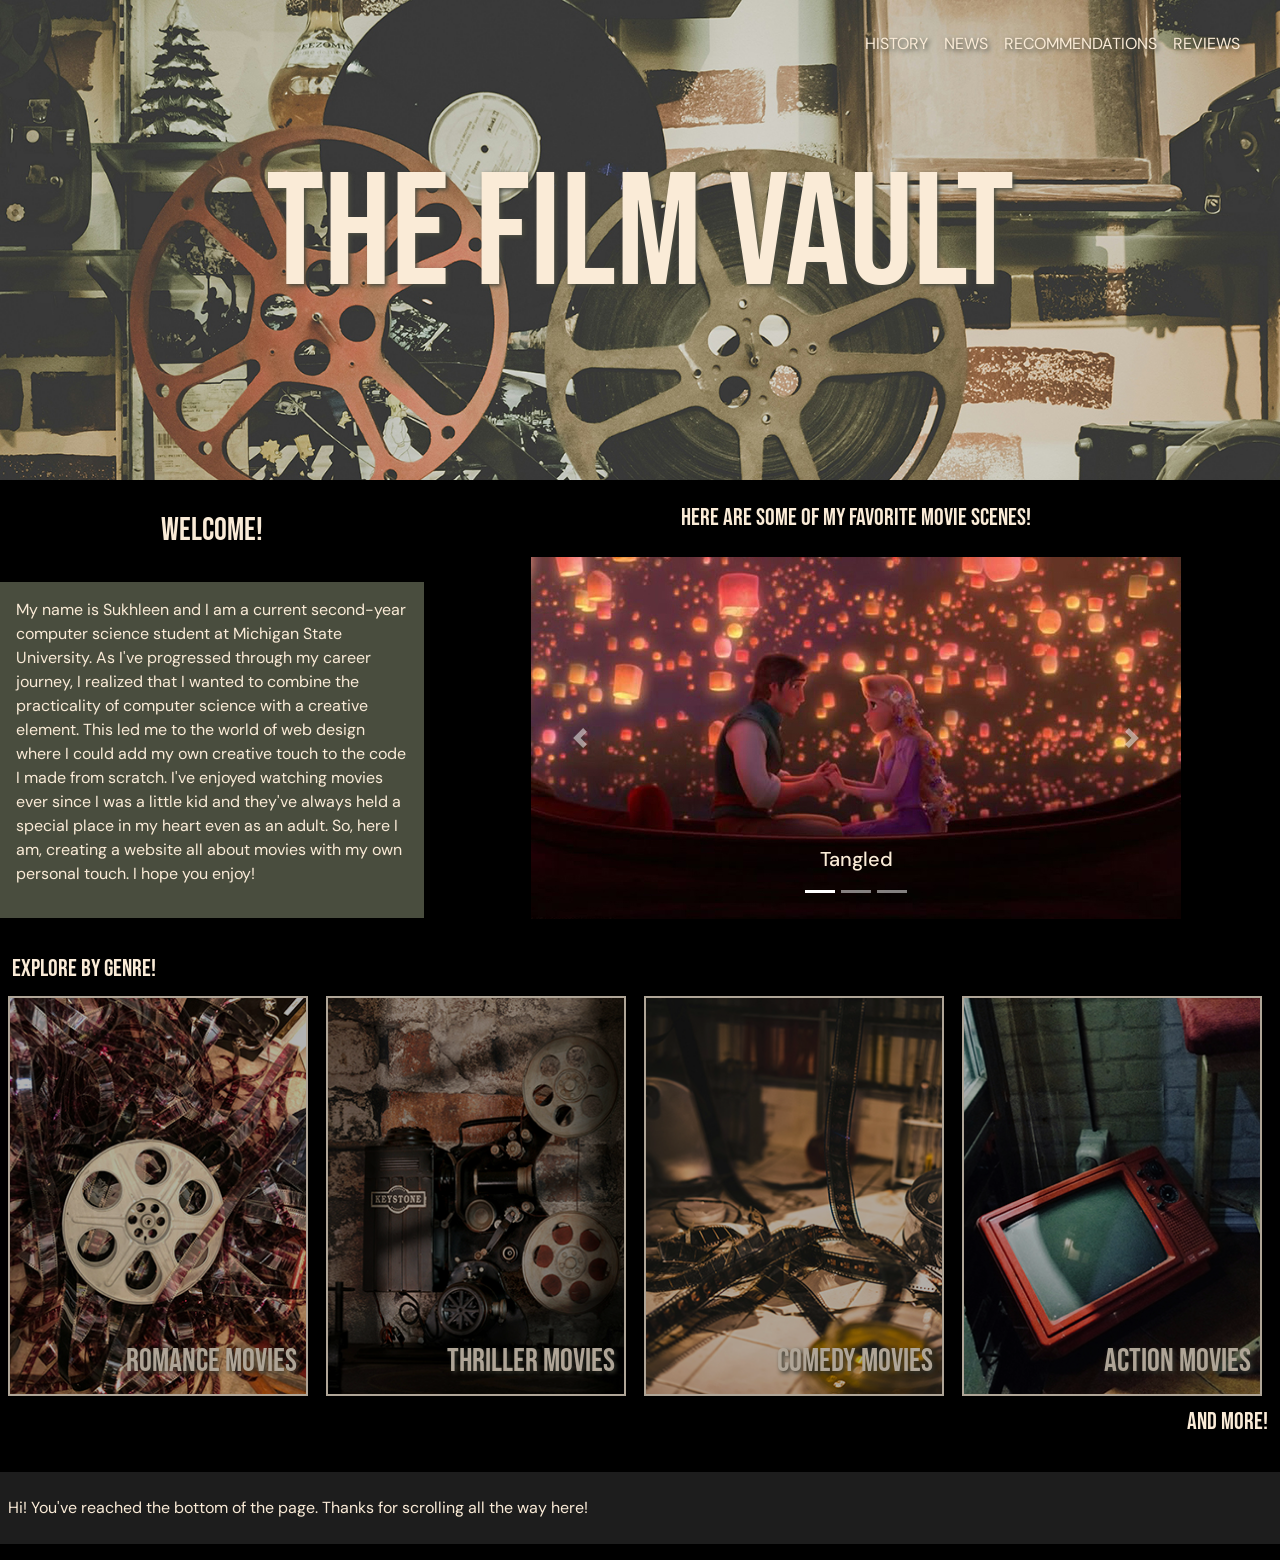
<file: index.html>
<!doctype html>
<html>
<head>
<meta charset="utf-8">
<meta http-equiv="X-UA-Compatible" content="IE=edge">
<meta name="viewport" content="width=device-width, initial-scale=1.0">
<title>index.html</title>
<link href="css/bootstrap-4.4.1.css" rel="stylesheet" type="text/css">
<link href="styles/styles.css" rel="stylesheet">
	
<!--fonts-->
	<link rel="preconnect" href="https://fonts.googleapis.com">
<link rel="preconnect" href="https://fonts.gstatic.com" crossorigin>
<link href="https://fonts.googleapis.com/css2?family=Thasadith:ital,wght@0,400;0,700;1,400;1,700&display=swap" rel="stylesheet">
	
	<link rel="preconnect" href="https://fonts.googleapis.com">
<link rel="preconnect" href="https://fonts.gstatic.com" crossorigin>
<link href="https://fonts.googleapis.com/css2?family=Lexend:wght@100..900&display=swap" rel="stylesheet">
	
	<link rel="preconnect" href="https://fonts.googleapis.com">
<link rel="preconnect" href="https://fonts.gstatic.com" crossorigin>
<link href="https://fonts.googleapis.com/css2?family=Nixie+One&display=swap" rel="stylesheet">
	
	<link rel="preconnect" href="https://fonts.googleapis.com">
<link rel="preconnect" href="https://fonts.gstatic.com" crossorigin>
<link href="https://fonts.googleapis.com/css2?family=Abril+Fatface&display=swap" rel="stylesheet">
	
	<!--new fonts-->
	<link rel="preconnect" href="https://fonts.googleapis.com">
<link rel="preconnect" href="https://fonts.gstatic.com" crossorigin>
<link href="https://fonts.googleapis.com/css2?family=Bebas+Neue&display=swap" rel="stylesheet">
	
	<link rel="preconnect" href="https://fonts.googleapis.com">
<link rel="preconnect" href="https://fonts.gstatic.com" crossorigin>
<link href="https://fonts.googleapis.com/css2?family=DM+Sans:ital,opsz,wght@0,9..40,100..1000;1,9..40,100..1000&display=swap" rel="stylesheet">
	
</head>

<body>
	<header class="banner">
		<section class="navigation">
			<ul class="links">
			<li><a href="reviews.html" target="">Reviews</a></li>
			<li><a href="recommendations.html" target="">Recommendations</a></li>
			<li><a href="news.html" target="">News</a></li>
			<li><a href="history.html" target="">History</a></li>
			</ul>
		</section>
			<!--<img class="theaterSeats" src="assets/theater_seats.jpg" alt="An image of theater seats.">-->
		<section class="vaultHed">	
		  <h1 class="bannerHeadlineText">The Film Vault</h1>
		</section>
	</header>
	
	<section class="firstGrid">
		
		<div>
			<h2 class="welcomeHeader">Welcome!</h2>
			<section class="aboutMe">
				<p class="aboutMeText">My name is Sukhleen and I am a current second-year computer science student at Michigan State University. As I've progressed through my career journey, I realized that I wanted to combine the practicality of computer science with a creative element. This led me to the world of web design where I could add my own creative touch to the code I made from scratch. I've enjoyed watching movies ever since I was a little kid and they've always held a special place in my heart even as an adult. So, here I am, creating a website all about movies with my own personal touch. I hope you enjoy!</p>
			</section>
		</div>

		<div>
			<h3 class="myFavoritesHeader">Here are some of my favorite movie scenes!</h3>
			<section class="slideshow">
				<div id="carouselExampleIndicators1" class="carousel slide" data-ride="carousel" style="background-color: grey">
					  <ol class="carousel-indicators">
						<li data-target="#carouselExampleIndicators1" data-slide-to="0" class="active"></li>
						<li data-target="#carouselExampleIndicators1" data-slide-to="1"></li>
						<li data-target="#carouselExampleIndicators1" data-slide-to="2"></li>
				  </ol>
					  <div class="carousel-inner" role="listbox">
						<div class="carousel-item active"> <img class="d-block mx-auto" src="assets/Carousel/tangledfixed.jpg" alt="First slide">
						  <div class="carousel-caption">
							<h5>Tangled</h5>
						  </div>
						</div>
						<div class="carousel-item"> <img class="d-block mx-auto" src="assets/Carousel/spidermanfixed.jpg" alt="Second slide">
						  <div class="carousel-caption">
							<h5>Spiderman: Into the Spiderverse</h5>
						  </div>
						</div>
						<div class="carousel-item"> <img class="d-block mx-auto" src="assets/Carousel/coralinefixed.jpg" alt="Third slide">
						  <div class="carousel-caption">
							<h5>Coraline</h5>
						  </div>
						</div>
				  </div>
					  <a class="carousel-control-prev" href="#carouselExampleIndicators1" role="button" data-slide="prev"> <span class="carousel-control-prev-icon" aria-hidden="true"></span> <span class="sr-only">Previous</span> </a> <a class="carousel-control-next" href="#carouselExampleIndicators1" role="button" data-slide="next"> <span class="carousel-control-next-icon" aria-hidden="true"></span> <span class="sr-only">Next</span> </a> </div>
			</section>
			<script src="js/jquery-3.4.1.min.js"></script>
			<script src="js/popper.min.js"></script>
			<script src="js/bootstrap-4.4.1.js"></script>
		</div>
		
	</section>
	
		
	<h3 class="exploreByGenreHeader">Explore by genre!</h3>
	<section class="genreGrid">
			<div class="containerOne">
				<a class="movieLink" href="recommendations.html">Romance movies</a>
			</div>
			<div class="containerTwo">
				<a class="movieLink" href="recommendations.html">Thriller movies</a>
			</div>
			<div class="containerThree">
				<a class="movieLink" href="recommendations.html">Comedy movies</a>
			</div>
			<div class="containerFour">
				<a class="movieLink" href="recommendations.html">Action movies</a>
			</div>
	</section>
	
	<h3 class="andMoreHeader">And more!</h3> 
	
	<footer class="footer">
		<p class="footerText">Hi! You've reached the bottom of the page. Thanks for scrolling all the way here!</p>
	</footer>
	
</body>
</html>
</file>
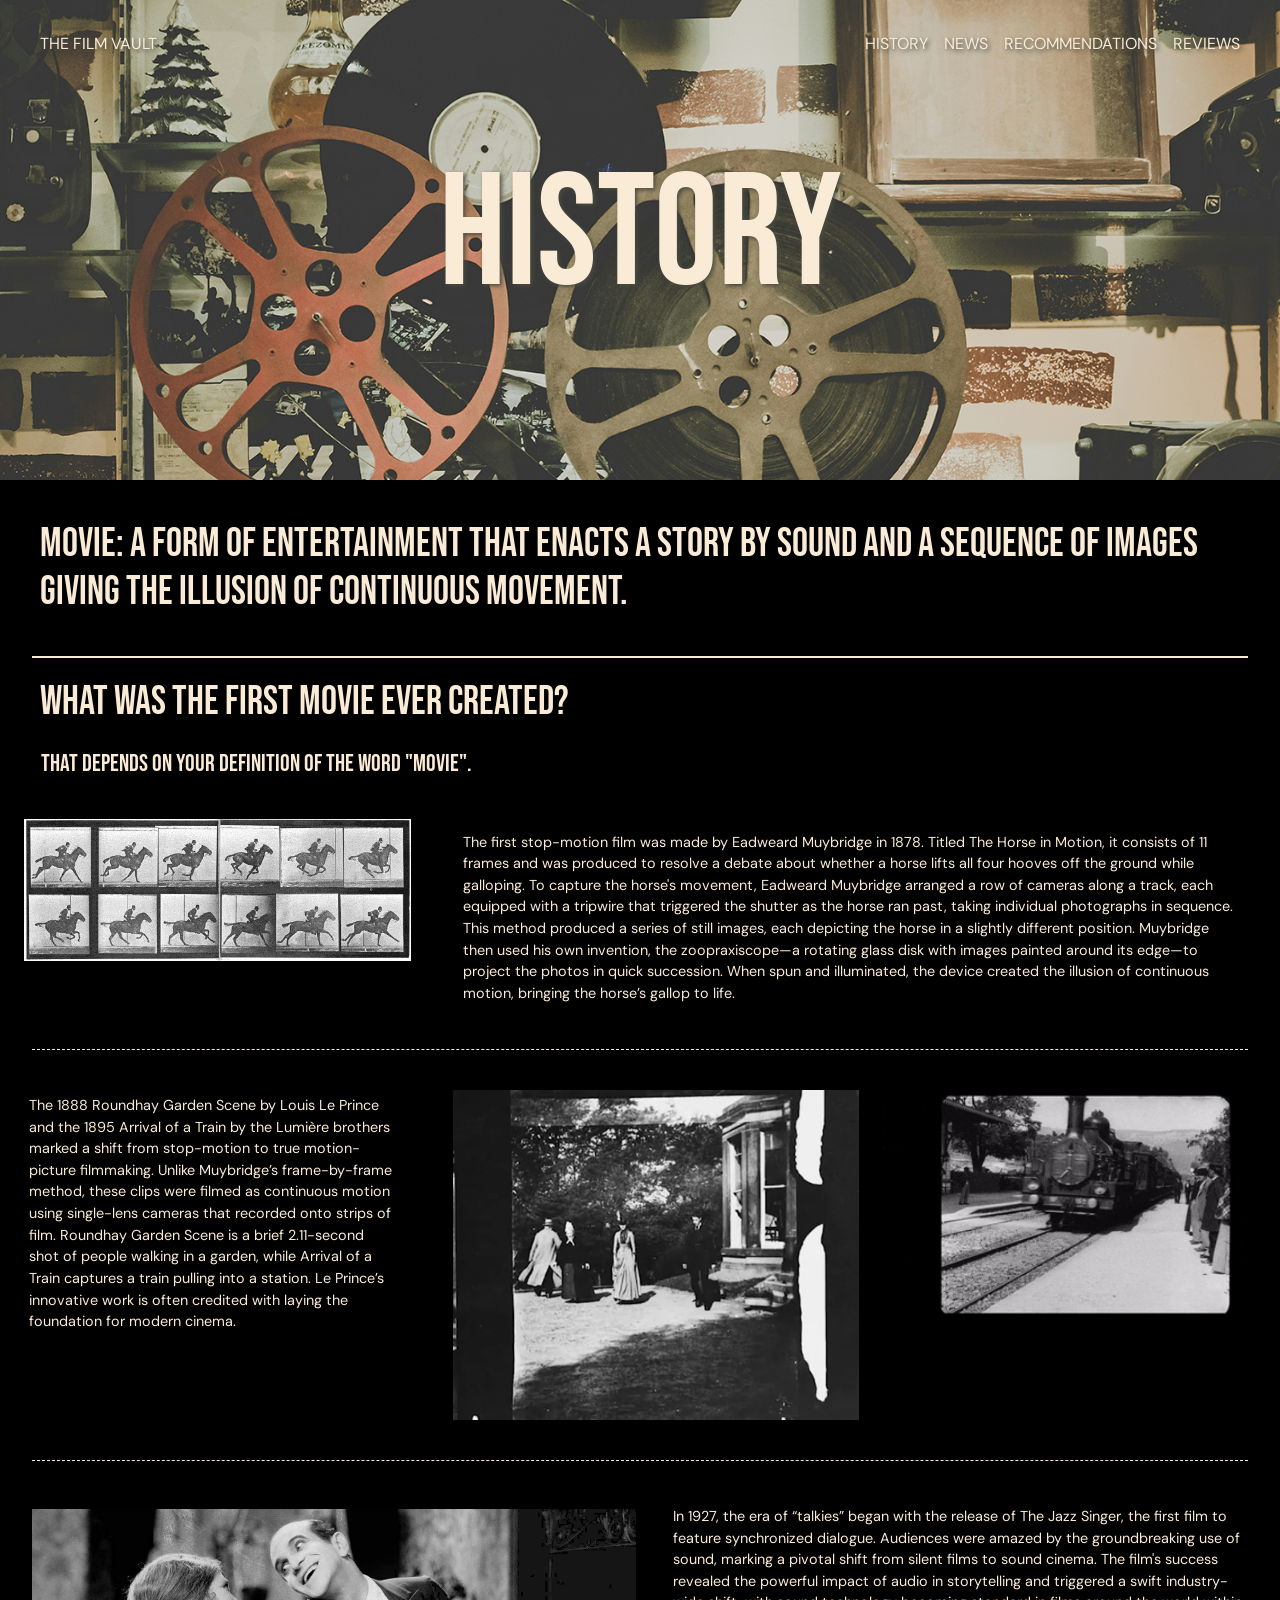
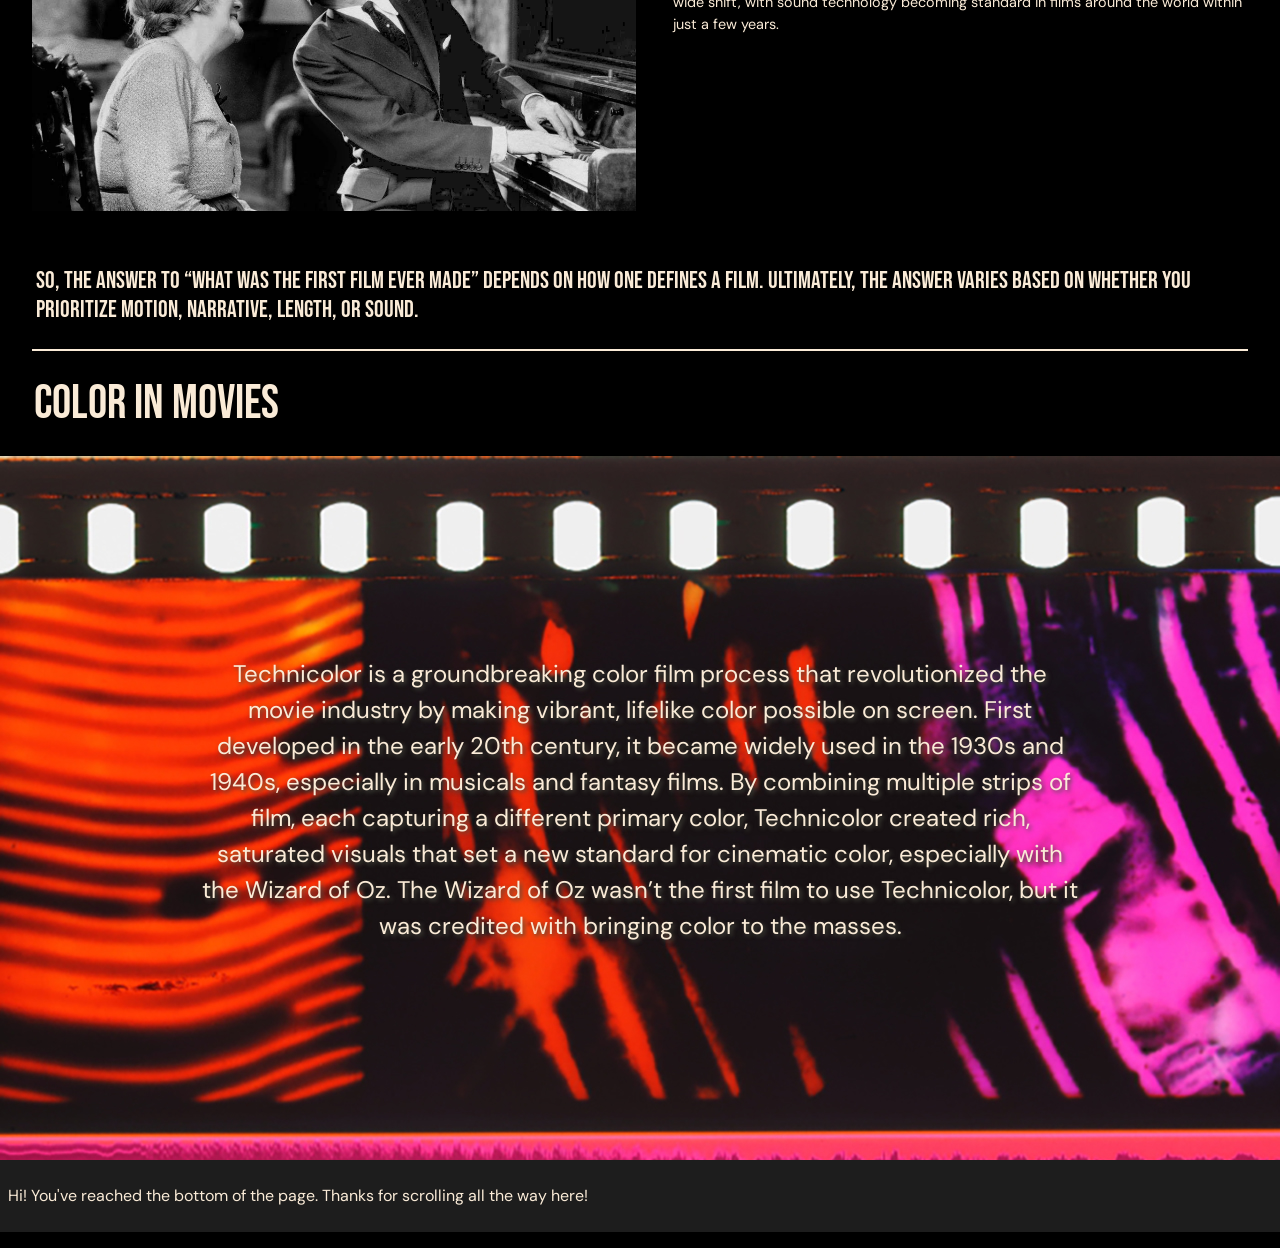
<file: history.html>
<!doctype html>
<html>
<head>
<meta charset="utf-8">
<meta http-equiv="X-UA-Compatible" content="IE=edge">
<meta name="viewport" content="width=device-width, initial-scale=1.0">
<title>index.html</title>
<link href="css/bootstrap-4.4.1.css" rel="stylesheet" type="text/css">
<link href="styles/styles.css" rel="stylesheet">
	
<!--fonts-->
	<link rel="preconnect" href="https://fonts.googleapis.com">
<link rel="preconnect" href="https://fonts.gstatic.com" crossorigin>
<link href="https://fonts.googleapis.com/css2?family=Thasadith:ital,wght@0,400;0,700;1,400;1,700&display=swap" rel="stylesheet">
	
	<link rel="preconnect" href="https://fonts.googleapis.com">
<link rel="preconnect" href="https://fonts.gstatic.com" crossorigin>
<link href="https://fonts.googleapis.com/css2?family=Lexend:wght@100..900&display=swap" rel="stylesheet">
	
	<link rel="preconnect" href="https://fonts.googleapis.com">
<link rel="preconnect" href="https://fonts.gstatic.com" crossorigin>
<link href="https://fonts.googleapis.com/css2?family=Nixie+One&display=swap" rel="stylesheet">
	
	<link rel="preconnect" href="https://fonts.googleapis.com">
<link rel="preconnect" href="https://fonts.gstatic.com" crossorigin>
<link href="https://fonts.googleapis.com/css2?family=Abril+Fatface&display=swap" rel="stylesheet">
	
	<!--new fonts-->
	<link rel="preconnect" href="https://fonts.googleapis.com">
<link rel="preconnect" href="https://fonts.gstatic.com" crossorigin>
<link href="https://fonts.googleapis.com/css2?family=Bebas+Neue&display=swap" rel="stylesheet">
	
	<link rel="preconnect" href="https://fonts.googleapis.com">
<link rel="preconnect" href="https://fonts.gstatic.com" crossorigin>
<link href="https://fonts.googleapis.com/css2?family=DM+Sans:ital,opsz,wght@0,9..40,100..1000;1,9..40,100..1000&display=swap" rel="stylesheet">
	
</head>

<body>
	<header class="banner">
		<section class="navigation">
			<ul class="links">
			<li><a href="reviews.html" target="">Reviews</a></li>
			<li><a href="recommendations.html" target="">Recommendations</a></li>
			<li><a href="news.html" target="">News</a></li>
			<li><a href="history.html" target="">History</a></li>
			<li class="homePage"><a href="index.html" target="">The Film Vault</a></li>
			</ul>
		</section>
		<section class="vaultHed">	
		  <h1 class="bannerHeadlineText">History</h1>
		</section>
	</header>
	
	<h3 class="movieDefinition">Movie: a form of entertainment that enacts a story by sound and a sequence of images giving the illusion of continuous movement.</h3>

	<hr>
	
	<section class="firstFilmMade">
		<h3 class="firstFilmHeader">What was the first movie ever created?</h3>
		<h4 class="firstFilmSubHeaderOne">That depends on your definition of the word "movie".</h4>
		
		<section class="stopMotionGrid">
				<img class="stopMotionPic" src="assets/Muybridge_horse_gallop_animated_multiframe.gif" alt="Horse">
				<p class="stopMotionInfo">The first stop-motion film was made by Eadweard Muybridge in 1878. Titled The Horse in Motion, it consists of 11 frames and was produced to resolve a debate about whether a horse lifts all four hooves off the ground while galloping. To capture the horse's movement, Eadweard Muybridge arranged a row of cameras along a track, each equipped with a tripwire that triggered the shutter as the horse ran past, taking individual photographs in sequence. This method produced a series of still images, each depicting the horse in a slightly different position. Muybridge then used his own invention, the zoopraxiscope—a rotating glass disk with images painted around its edge—to project the photos in quick succession. When spun and illuminated, the device created the illusion of continuous motion, bringing the horse’s gallop to life.</p>
		</section>
		
		<hr class="firstFilmLine">
		
		<section class="motionPictureGrid">
				<p class="motionPictureInfo">The 1888 Roundhay Garden Scene by Louis Le Prince and the 1895 Arrival of a Train by the Lumière brothers marked a shift from stop-motion to true motion-picture filmmaking. Unlike Muybridge’s frame-by-frame method, these clips were filmed as continuous motion using single-lens cameras that recorded onto strips of film. Roundhay Garden Scene is a brief 2.11-second shot of people walking in a garden, while Arrival of a Train captures a train pulling into a station. Le Prince’s innovative work is often credited with laying the foundation for modern cinema. </p>
				<img class="motionPictureOne" src="assets/motionpicture1.webp" alt="People walking">
				<img class="motionPictureTwo" src="assets/motionpicture2.gif" alt="Train">
		</section>
		
		<hr class="firstFilmLine">
		
		<section class="talkieFilmGrid">
				<img class="talkieFilmPicture" src="assets/The-Jazz-Singer-1927.webp" alt="Singer">
				<p class="talkieFilmInfo">In 1927, the era of “talkies” began with the release of The Jazz Singer, the first film to feature synchronized dialogue. Audiences were amazed by the groundbreaking use of sound, marking a pivotal shift from silent films to sound cinema. The film's success revealed the powerful impact of audio in storytelling and triggered a swift industry-wide shift, with sound technology becoming standard in films around the world within just a few years.</p>
		</section>
		
		<h4 class="firstFilmSubHeader">So, the answer to “what was the first film ever made” depends on how one defines a film. Ultimately, the answer varies based on whether you prioritize motion, narrative, length, or sound.</h4>
	</section>
	
	<hr>
	
	<h3 class="colorHeading">Color in Movies</h3>
	
	<section class="colorSection">
		<p class="colorSectionInfo">Technicolor is a groundbreaking color film process that revolutionized the movie industry by making vibrant, lifelike color possible on screen. First developed in the early 20th century, it became widely used in the 1930s and 1940s, especially in musicals and fantasy films. By combining multiple strips of film, each capturing a different primary color, Technicolor created rich, saturated visuals that set a new standard for cinematic color, especially with the Wizard of Oz. The Wizard of Oz wasn’t the first film to use Technicolor, but it was credited with bringing color to the masses.</p>
	</section>
	
	<footer class="footer">
		<p class="footerText">Hi! You've reached the bottom of the page. Thanks for scrolling all the way here!</p>
	</footer>
</body>
</html>
</file>
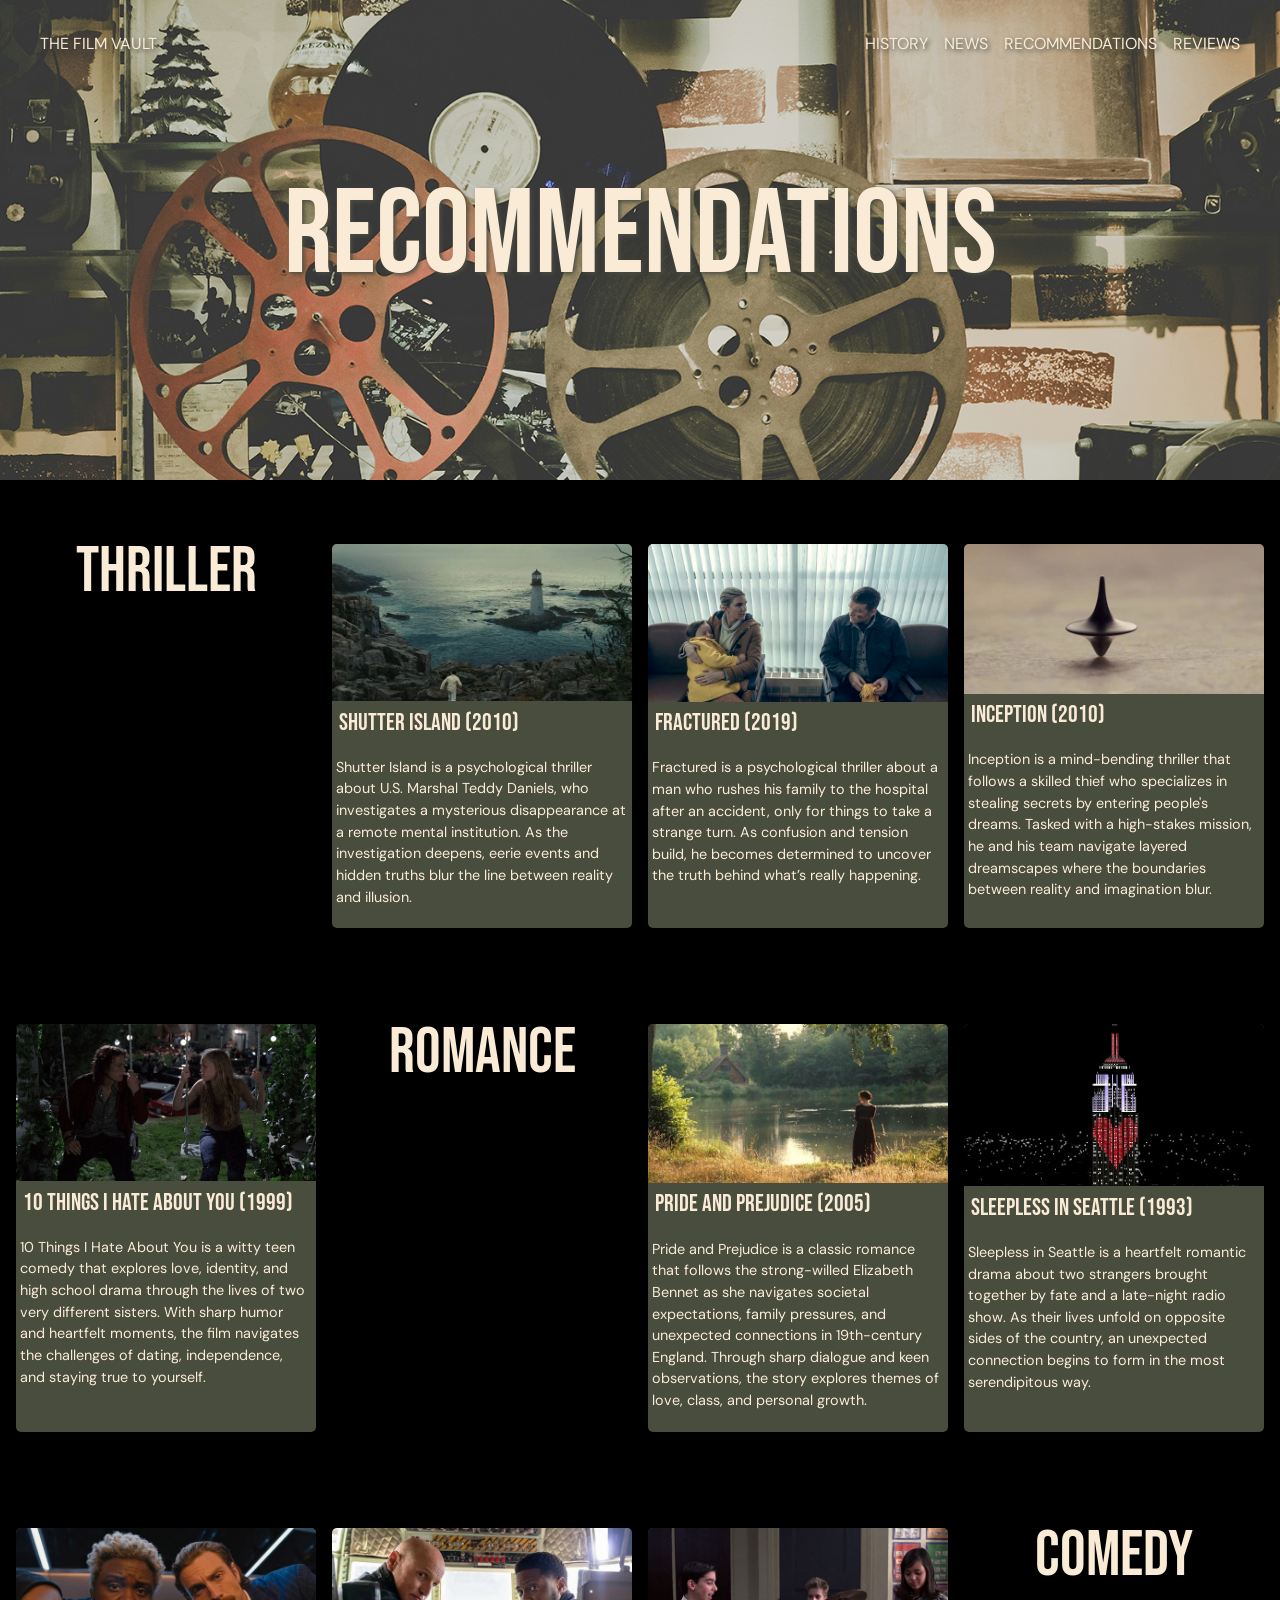
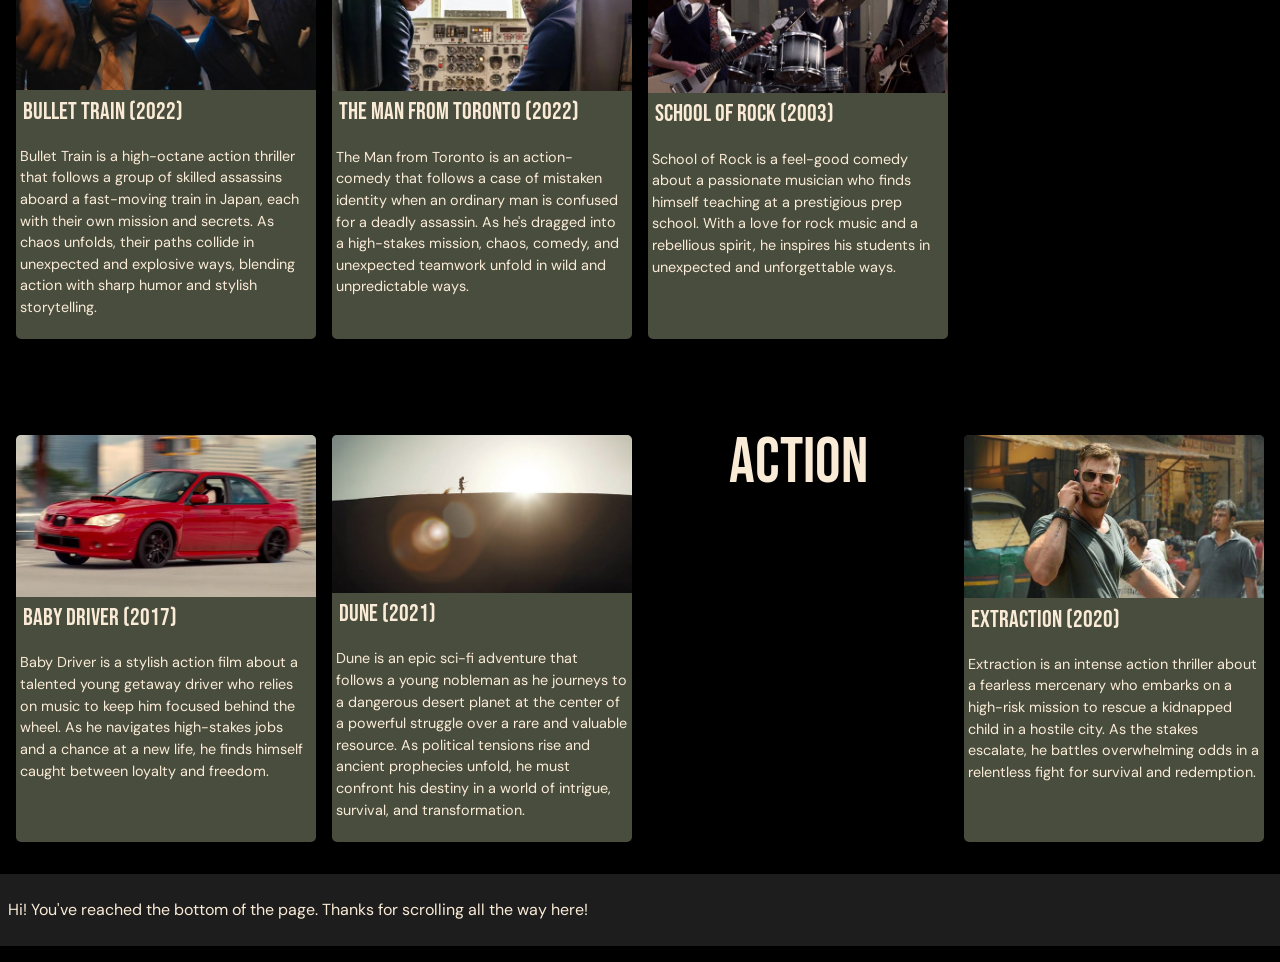
<file: recommendations.html>
<!doctype html>
<html>
<head>
<meta charset="utf-8">
<meta http-equiv="X-UA-Compatible" content="IE=edge">
<meta name="viewport" content="width=device-width, initial-scale=1.0">
<title>index.html</title>
<link href="css/bootstrap-4.4.1.css" rel="stylesheet" type="text/css">
<link href="styles/styles.css" rel="stylesheet">
	
<!--fonts-->
	<link rel="preconnect" href="https://fonts.googleapis.com">
<link rel="preconnect" href="https://fonts.gstatic.com" crossorigin>
<link href="https://fonts.googleapis.com/css2?family=Thasadith:ital,wght@0,400;0,700;1,400;1,700&display=swap" rel="stylesheet">
	
	<link rel="preconnect" href="https://fonts.googleapis.com">
<link rel="preconnect" href="https://fonts.gstatic.com" crossorigin>
<link href="https://fonts.googleapis.com/css2?family=Lexend:wght@100..900&display=swap" rel="stylesheet">
	
	<link rel="preconnect" href="https://fonts.googleapis.com">
<link rel="preconnect" href="https://fonts.gstatic.com" crossorigin>
<link href="https://fonts.googleapis.com/css2?family=Nixie+One&display=swap" rel="stylesheet">
	
	<link rel="preconnect" href="https://fonts.googleapis.com">
<link rel="preconnect" href="https://fonts.gstatic.com" crossorigin>
<link href="https://fonts.googleapis.com/css2?family=Abril+Fatface&display=swap" rel="stylesheet">
	
	<!--new fonts-->
	<link rel="preconnect" href="https://fonts.googleapis.com">
<link rel="preconnect" href="https://fonts.gstatic.com" crossorigin>
<link href="https://fonts.googleapis.com/css2?family=Bebas+Neue&display=swap" rel="stylesheet">
	
	<link rel="preconnect" href="https://fonts.googleapis.com">
<link rel="preconnect" href="https://fonts.gstatic.com" crossorigin>
<link href="https://fonts.googleapis.com/css2?family=DM+Sans:ital,opsz,wght@0,9..40,100..1000;1,9..40,100..1000&display=swap" rel="stylesheet">
	
</head>

<body>
	<header class="banner">
		<section class="navigation">
			<ul class="links">
			<li><a href="reviews.html" target="">Reviews</a></li>
			<li><a href="recommendations.html" target="">Recommendations</a></li>
			<li><a href="news.html" target="">News</a></li>
			<li><a href="history.html" target="">History</a></li>
			<li class="homePage"><a href="index.html" target="">The Film Vault</a></li>
			</ul>
		</section>
			<!--<img class="theaterSeats" src="assets/theater_seats.jpg" alt="An image of theater seats.">-->
		<section class="vaultHed">	
		  <h1 class="bannerHeadlineTextRecommendations">Recommendations</h1>
		</section>
	</header>
	
	<section class="fade-in-section">
		<section class="thrillerSection">
			<section class="thrillerGridOne">
				<div class="thrillerContainerOne">
					<h3 class="thrillerHeader">Thriller</h3>
				</div>
				<div class="thrillerContainerTwo">
					<div class="imageContainerOne">
						<img src="assets/Thriller/shutterislandFixed.jpg" alt="Movie poster">
					</div>
					<div class="thrillerMovieOneDescription">
						<h4 class="thrillerMovieOneHeader">Shutter Island (2010)</h4>
						<p class="thrillerMovieOneInfo">Shutter Island is a psychological thriller about U.S. Marshal Teddy Daniels, who investigates a mysterious disappearance at a remote mental institution. As the investigation deepens, eerie events and hidden truths blur the line between reality and illusion.</p>
					</div>
				</div>
				<div class="thrillerContainerThree">
					<div class="imageContainerTwo">
						<img src="assets/Thriller/fracturedFixed.jpg" alt="Movie poster">
					</div>
					<div class="thrillerMovieTwoDescription">
						<h4 class="thrillerMovieTwoHeader">Fractured (2019)</h4>
						<p class="thrillerMovieTwoInfo">Fractured is a psychological thriller about a man who rushes his family to the hospital after an accident, only for things to take a strange turn. As confusion and tension build, he becomes determined to uncover the truth behind what’s really happening.</p>
					</div>
				</div>
				<div class="thrillerContainerFour">
					<div class="imageContainerThree">
						<img src="assets/Thriller/inceptionFixed.jpg" alt="Movie poster">
					</div>
					<div class="thrillerMovieThreeDescription">
						<h4 class="thrillerMovieThreeHeader">Inception (2010)</h4>
						<p class="thrillerMovieThreeInfo">Inception is a mind-bending thriller that follows a skilled thief who specializes in stealing secrets by entering people's dreams. Tasked with a high-stakes mission, he and his team navigate layered dreamscapes where the boundaries between reality and imagination blur.</p>
					</div>
				</div>
			</section>
		</section>

		<section class="romanceMovies">
			<section class="romanceGridOne">
				<div class="romanceContainerOne">
					<div class="imageContainerOne">
						<img src="assets/Romance/tenthingsFixed.jpg" alt="Movie poster">
					</div>
					<div class="romanceMovieOneDescription">
						<h4 class="romanceMovieOneHeader">10 Things I Hate About You (1999)</h4>
						<p class="romanceMovieOneInfo">10 Things I Hate About You is a witty teen comedy that explores love, identity, and high school drama through the lives of two very different sisters. With sharp humor and heartfelt moments, the film navigates the challenges of dating, independence, and staying true to yourself.</p>
					</div>
				</div>
				<div class="romanceContainerTwo">
					<h3 class="romanceHeader">Romance</h3>
				</div>
				<div class="romanceContainerThree">
					<div class="imageContainerTwo">
						<img src="assets/Romance/pride and prejudice fixed.jpg" alt="Movie poster">
					</div>
					<div class="romanceMovieTwoDescription">
						<h4 class="romanceMovieTwoHeader">Pride and Prejudice (2005)</h4>
						<p class="romanceMovieTwoInfo">Pride and Prejudice is a classic romance that follows the strong-willed Elizabeth Bennet as she navigates societal expectations, family pressures, and unexpected connections in 19th-century England. Through sharp dialogue and keen observations, the story explores themes of love, class, and personal growth.</p>
					</div>
				</div>
				<div class="romanceContainerFour">
					<div class="imageContainerThree">
						<img src="assets/Romance/seattleFixed.jpg" alt="Movie poster">
					</div>
					<div class="romanceMovieThreeDescription">
						<h4 class="romanceMovieThreeHeader">Sleepless in Seattle (1993)</h4>
						<p class="romanceMovieThreeInfo">Sleepless in Seattle is a heartfelt romantic drama about two strangers brought together by fate and a late-night radio show. As their lives unfold on opposite sides of the country, an unexpected connection begins to form in the most serendipitous way.</p>
					</div>
				</div>
			</section>
		</section>

		<section class="comedyMovies">
			<section class="comedyGridOne">
				<div class="comedyContainerOne">
					<div class="imageContainerOne">
						<img src="assets/Comedy/Bullet Train fixed.jpg" alt="Movie poster">
					</div>
					<div class="comedyMovieOneDescription">
						<h4 class="comedyMovieOneHeader">Bullet Train (2022)</h4>
						<p class="comedyMovieOneInfo">Bullet Train is a high-octane action thriller that follows a group of skilled assassins aboard a fast-moving train in Japan, each with their own mission and secrets. As chaos unfolds, their paths collide in unexpected and explosive ways, blending action with sharp humor and stylish storytelling.</p>
					</div>
				</div>
				<div class="comedyContainerTwo">
					<div class="imageContainerTwo">
						<img src="assets/Comedy/man from toronto fixed.jpg" alt="Movie poster">
					</div>
					<div class="comedyMovieTwoDescription">
						<h4 class="comedyMovieTwoHeader">The Man From Toronto (2022)</h4>
						<p class="comedyMovieTwoInfo">The Man from Toronto is an action-comedy that follows a case of mistaken identity when an ordinary man is confused for a deadly assassin. As he's dragged into a high-stakes mission, chaos, comedy, and unexpected teamwork unfold in wild and unpredictable ways.</p>
					</div>
				</div>
				<div class="comedyContainerThree">
					<div class="imageContainerThree">
						<img src="assets/Comedy/school of rock fixed.jpg" alt="Movie poster">
					</div>
					<div class="comedyMovieThreeDescription">
						<h4 class="comedyMovieThreeHeader">School of Rock (2003)</h4>
						<p class="comedyMovieThreeInfo">School of Rock is a feel-good comedy about a passionate musician who finds himself teaching at a prestigious prep school. With a love for rock music and a rebellious spirit, he inspires his students in unexpected and unforgettable ways.</p>
					</div>
				</div>
				<div class="comedyContainerFour">
					<h3 class="comedyHeader">Comedy</h3>
				</div>
			</section>
		</section>

		<section class="actionMovies">
			<section class="actionGridOne">
				<div class="actionContainerOne">
					<div class="imageContainerOne">
						<img src="assets/Action/baby driver fixed.jpg" alt="Movie poster">
					</div>
					<div class="actionMovieOneDescription">
						<h4 class="actionMovieOneHeader">Baby Driver (2017)</h4>
						<p class="actionMovieOneInfo">Baby Driver is a stylish action film about a talented young getaway driver who relies on music to keep him focused behind the wheel. As he navigates high-stakes jobs and a chance at a new life, he finds himself caught between loyalty and freedom.</p>
					</div>
				</div>
				<div class="actionContainerTwo">
					<div class="imageContainerTwo">
						<img src="assets/Action/dune fixed.jpg" alt="Movie poster">
					</div>
					<div class="actionMovieTwoDescription">
						<h4 class="actionMovieTwoHeader">Dune (2021)</h4>
						<p class="actionMovieTwoInfo">Dune is an epic sci-fi adventure that follows a young nobleman as he journeys to a dangerous desert planet at the center of a powerful struggle over a rare and valuable resource. As political tensions rise and ancient prophecies unfold, he must confront his destiny in a world of intrigue, survival, and transformation.</p>
					</div>
				</div>
				<div class="actionContainerThree">
					<h3 class="actionHeader">Action</h3>
				</div>
				<div class="actionContainerFour">
					<div class="imageContainerThree">
						<img src="assets/Action/extraction fixed.jpg" alt="Movie poster">
					</div>
					<div class="actionMovieThreeDescription">
						<h4 class="actionMovieThreeHeader">Extraction (2020)</h4>
						<p class="actionMovieThreeInfo">Extraction is an intense action thriller about a fearless mercenary who embarks on a high-risk mission to rescue a kidnapped child in a hostile city. As the stakes escalate, he battles overwhelming odds in a relentless fight for survival and redemption.</p>
					</div>
				</div>
			</section>
		</section>
	</section>
	
	<footer class="footer">
		<p class="footerText">Hi! You've reached the bottom of the page. Thanks for scrolling all the way here!</p>
	</footer>
	
	<script>
	  const faders = document.querySelectorAll('.fade-in-section');

	  const appearOnScroll = new IntersectionObserver(entries => {
		entries.forEach(entry => {
		  if (entry.isIntersecting) {
			entry.target.classList.add('fade-in-visible');
			appearOnScroll.unobserve(entry.target);
		  }
		});
	  }, {
		threshold: 0.1
	  });

	  faders.forEach(fader => {
		appearOnScroll.observe(fader);
		  
		if (fader.getBoundingClientRect().top < window.innerHeight) {
      fader.classList.add('fade-in-visible');
    	}	
	  });
	</script>


</body>
</html>
</file>
<file: styles/styles.css>
@charset "utf-8";
/* CSS Document */

/* fonts */
/*.bebas-neue-regular {
  font-family: "Bebas Neue", sans-serif;
  font-weight: 400;
  font-style: normal;
}*/

/*.dm-sans-<uniquifier> {
  font-family: "DM Sans", sans-serif;
  font-optical-sizing: auto;
  font-weight: <weight>;
  font-style: normal;
}*/


body {
	margin: 0 auto;
	padding: 0;
	font-family: Gotham, "Helvetica Neue", Helvetica, Arial, "sans-serif";
	font-size: 16px;
	background-color: black;
	max-width: 1280px;
}

img {
	display: block;
	width: 100%;
	height: auto;
}

h1 {
	font-size: 4em;
	color: black;
}

hr {
	border-top: solid 2px antiquewhite;
	width: 95%;
}

.firstFilmLine {
	border-top: dashed 1px antiquewhite;
	width: 95%;
}

h5 {
	font-family: "DM Sans", sans-serif;
  	font-optical-sizing: auto;
  	font-weight: <weight>;
  	font-style: normal;
	color:  antiquewhite;
}

/*first grid styles*/
.firstGrid {
	display: grid;
	grid-template-columns: 1fr 2fr;
	grid-template-rows: auto;
	grid-gap: 0.5em;
	margin: 0em;
}

/*header styles*/
.banner {
	background-image: url("../assets/movie background.jpg");
	background-repeat: no-repeat;
	background-size: cover;
	display: flex;
	height: 30em;
	width: 100%;
	justify-content: center;
	align-items: center;
	position: relative;
}

.bannerHeadlineText {
	font-family: "Bebas Neue", sans-serif;
  	font-weight: 400;
	font-style: normal;
	font-size: 10em;
	text-shadow: 2px 2px 4px #494b3f;
	color: antiquewhite;
}

.bannerHeadlineTextRecommendations {
	font-family: "Bebas Neue", sans-serif;
  	font-weight: 400;
	font-style: normal;
	font-size: 7.5em;
	text-shadow: 2px 2px 4px #494b3f;
	color: antiquewhite;
}

.myFavoritesHeader {
  	font-family: "Bebas Neue", sans-serif;
  	font-weight: 400;
  	font-style: normal;
	display: flex;
	justify-content: center;
	color: antiquewhite;
	margin: 1em;
	font-size: 1.5em;
}

.welcomeHeader {
	font-family: "Bebas Neue", sans-serif;
  	font-weight: 400;
  	font-style: normal;
	display: flex;
	justify-content: center;
	color: antiquewhite;
	margin: 1em;
}

.exploreByGenreHeader {
	font-family: "Bebas Neue", sans-serif;
  	font-weight: 400;
  	font-style: normal;
	font-size: 1.5em;
	color: antiquewhite;
	margin: 1.5em 0.5em 0.5em 0.5em;
}

.andMoreHeader {
	font-family: "Bebas Neue", sans-serif;
  	font-weight: 400;
  	font-style: normal;
	font-size: 1.5em;
	color: antiquewhite;
	display: flex;
	justify-content: flex-end;
	margin: 0.5em 0.5em 1.5em 0.5em;
}

/*navigation styles*/
.navigation {
	list-style-type: none;
	padding: 0em 1em;
	width: 100%;
	height: 1em;
	margin: 0em 1em 1em 1em;
	position: absolute;
	top: 0.5em;
}

ul {
	list-style-type: none;
	margin: 0em;
	padding: 1em;
	overflow: hidden;
	background-color: transparent;
}

li {
	font-family: "DM Sans", sans-serif;
  	font-optical-sizing: auto;
  	font-weight: <weight>;
  	font-style: normal;
	float: right;
	text-transform: uppercase;
}

li a {
	display: block;
	padding: 0.5em;
	text-align: center;
	color: antiquewhite;
	text-decoration: none;
	text-shadow: 2px 2px 4px #494b3f;
}

li a:hover {
	color: antiquewhite;
	background-color: black;
	text-decoration: none;
}

.homePage {
	font-family: "DM Sans", sans-serif;
  	font-optical-sizing: auto;
  	font-weight: <weight>;
  	font-style: normal;
	float: left;
	text-transform: uppercase;
}

/*about me section styles*/
.aboutMe {
	background-color: #494d3e;
	margin-left: 0em;
	padding: 1em;
	grid-column: 1/2;
}

.aboutMeText {
	color: antiquewhite;
	font-family: "DM Sans", sans-serif;
  	font-optical-sizing: auto;
  	font-weight: <weight>;
  	font-style: normal;
}

/*carousel*/
.slideshow {
	display: flex;
	width: 100%;
	justify-content: center;
	grid-column: 2/3;
}

/*footer styles*/
.footer {
	background-color: #1D1D1D;
	width: 100%;
	height: auto;
}

.footerText {
	color: antiquewhite;
	font-family: "DM Sans", sans-serif;
  	font-optical-sizing: auto;
  	font-weight: <weight>;
  	font-style: normal;
	padding: 1.5em 0.5em 1.5em 0.5em;
}

/*grid styles*/
.genreGrid {
	display: grid;
	grid-template-columns: 1fr 1fr 1fr 1fr;
	grid-gap: 0.5em;
	margin: 0.5em;
	padding: 0em;
}

/*movie image styles*/
.containerOne {
	background-image: url("../assets/genre background 1.jpg");
	background-size: cover;
	background-position: center;
	background-repeat: no-repeat;
	position: relative;
 	width: 100%;
	max-width: 300px;
  	aspect-ratio: 3 / 4;
	border: solid 2px antiquewhite;
	opacity: 0.7;
}

.containerTwo {
	background-image: url("../assets/genre background 2.jpg");
	background-size: cover;
	background-position: center;
	background-repeat: no-repeat;
	position: relative;
 	width: 100%;
	max-width: 300px;
  	aspect-ratio: 3 / 4;
	border: solid 2px antiquewhite;
	opacity: 0.7;
}

.containerThree {
	background-image: url("../assets/genre background 3.jpg");
	background-size: cover;
	background-position: center;
	background-repeat: no-repeat;
	position: relative;
 	width: 100%;
	max-width: 300px;
  	aspect-ratio: 3 / 4;
	border: solid 2px antiquewhite;
	opacity: 0.7;
}

.containerFour {
	background-image: url("../assets/genre background 4.jpg");
	background-size: cover;
	background-position: center;
	background-repeat: no-repeat;
	position: relative;
 	width: 100%;
	max-width: 300px;
  	aspect-ratio: 3 / 4;
	border: solid 2px antiquewhite;
	opacity: 0.7;
}

.movieLink {
	position: absolute;
	bottom: 2%;
	right: 3%;
	color: antiquewhite;
	font-family: "Bebas Neue", sans-serif;
  	font-weight: 400;
  	font-style: normal;
	font-size: 2em;
	/*font-size: clamp(1em, 2.5vw, 4em);*/
	text-shadow: 2px 2px 4px #494b3f;
}
.movieLink:hover {
	color: antiquewhite;
	cursor: pointer;
}

/*RECOMMENDATION PAGE STYLES*/
.fade-in-section {
	opacity: 0;
  	transform: translateY(20px);
  	transition: opacity 1s ease-out, transform 1s ease-out;
  	will-change: opacity, transform;
}

.fade-in-visible {
  	opacity: 1;
  	transform: translateY(0);
}

/*thriller section styles*/
.thrillerGridOne {
	display: grid;
	grid-template-columns: 1fr 1fr 1fr 1fr;
	grid-gap: 1em;
	margin-top: 2em;
	padding: 1em;
	justify-items: center;
}

.thrillerHeader {
	font-family: "Bebas Neue", sans-serif;
  	font-weight: 400;
  	font-style: normal;
	color: antiquewhite;
	grid-column: 1/2;
	font-size: 4em;
	margin-top: 0.1em;
}

.thrillerContainerTwo {
	background-color: #494d3e;
	margin: 1em;
	border-radius: 5px;
	width: 100%;
}

.imageContainerOne img {
	width: 100%;
  	display: block;
	border-top-left-radius: 5px;
	border-top-right-radius: 5px;
}

.thrillerMovieOneHeader {
	font-family: "Bebas Neue", sans-serif;
  	font-weight: 400;
  	font-style: normal;
	color: antiquewhite;
	padding: 0.3em;
}

.thrillerMovieOneInfo {
	font-family: "DM Sans", sans-serif;
  	font-optical-sizing: auto;
  	font-weight: <weight>;
  	font-style: normal;
	color: antiquewhite;
	padding: 0.3em;
	font-size: 0.9em;
}

.thrillerContainerThree {
	background-color: #494d3e;
	margin: 1em;
	border-radius: 5px;
	width: 100%;
}

.imageContainerTwo img {
	width: 100%;
  	display: block;
	border-top-left-radius: 5px;
	border-top-right-radius: 5px;
}

.thrillerMovieTwoHeader {
	font-family: "Bebas Neue", sans-serif;
  	font-weight: 400;
  	font-style: normal;
	color: antiquewhite;
	padding: 0.3em;
}

.thrillerMovieTwoInfo {
	font-family: "DM Sans", sans-serif;
  	font-optical-sizing: auto;
  	font-weight: <weight>;
  	font-style: normal;
	color: antiquewhite;
	padding: 0.3em;
	font-size: 0.9em;
}

.thrillerContainerFour {
	background-color: #494d3e;
	margin: 1em;
	border-radius: 5px;
	width: 100%;
}

.imageContainerThree img {
	width: 100%;
  	display: block;
	border-top-left-radius: 5px;
	border-top-right-radius: 5px;
}

.thrillerMovieThreeHeader {
	font-family: "Bebas Neue", sans-serif;
  	font-weight: 400;
  	font-style: normal;
	color: antiquewhite;
	padding: 0.3em;
}

.thrillerMovieThreeInfo {
	font-family: "DM Sans", sans-serif;
  	font-optical-sizing: auto;
  	font-weight: <weight>;
  	font-style: normal;
	color: antiquewhite;
	padding: 0.3em;
	font-size: 0.9em;
}

/*romance section styles*/
.romanceGridOne {
	display: grid;
	grid-template-columns: 1fr 1fr 1fr 1fr;
	grid-gap: 1em;
	margin-top: 2em;
	padding: 1em;
	justify-items: center;
}

.romanceHeader {
	font-family: "Bebas Neue", sans-serif;
  	font-weight: 400;
  	font-style: normal;
	color: antiquewhite;
	grid-column: 2/3;
	font-size: 4em;
	margin-top: 0.1em;
}

.romanceContainerOne {
	background-color: #494d3e;
	margin: 1em;
	border-radius: 5px;
	width: 100%;
}

.romanceMovieOneHeader {
	font-family: "Bebas Neue", sans-serif;
  	font-weight: 400;
  	font-style: normal;
	color: antiquewhite;
	padding: 0.3em;
}

.romanceMovieOneInfo {
	font-family: "DM Sans", sans-serif;
  	font-optical-sizing: auto;
  	font-weight: <weight>;
  	font-style: normal;
	color: antiquewhite;
	padding: 0.3em;
	font-size: 0.9em;
}

.romanceContainerThree {
	background-color: #494d3e;
	margin: 1em;
	border-radius: 5px;
	width: 100%;
}

.romanceMovieTwoHeader {
	font-family: "Bebas Neue", sans-serif;
  	font-weight: 400;
  	font-style: normal;
	color: antiquewhite;
	padding: 0.3em;
}

.romanceMovieTwoInfo {
	font-family: "DM Sans", sans-serif;
  	font-optical-sizing: auto;
  	font-weight: <weight>;
  	font-style: normal;
	color: antiquewhite;
	padding: 0.3em;
	font-size: 0.9em;
}

.romanceContainerFour {
	background-color: #494d3e;
	margin: 1em;
	border-radius: 5px;
	width: 100%;
}

.romanceMovieThreeHeader {
	font-family: "Bebas Neue", sans-serif;
  	font-weight: 400;
  	font-style: normal;
	color: antiquewhite;
	padding: 0.3em;
}

.romanceMovieThreeInfo {
	font-family: "DM Sans", sans-serif;
  	font-optical-sizing: auto;
  	font-weight: <weight>;
  	font-style: normal;
	color: antiquewhite;
	padding: 0.3em;
	font-size: 0.9em;
}

/*comedy movie section*/
.comedyGridOne {
	display: grid;
	grid-template-columns: 1fr 1fr 1fr 1fr;
	grid-gap: 1em;
	margin-top: 2em;
	padding: 1em;
	justify-items: center;
}

.comedyHeader {
	font-family: "Bebas Neue", sans-serif;
  	font-weight: 400;
  	font-style: normal;
	color: antiquewhite;
	grid-column: 2/3;
	font-size: 4em;
	margin-top: 0.1em;
}

.comedyContainerOne {
	background-color: #494d3e;
	margin: 1em;
	border-radius: 5px;
	width: 100%;
}

.comedyMovieOneHeader {
	font-family: "Bebas Neue", sans-serif;
  	font-weight: 400;
  	font-style: normal;
	color: antiquewhite;
	padding: 0.3em;
}

.comedyMovieOneInfo {
	font-family: "DM Sans", sans-serif;
  	font-optical-sizing: auto;
  	font-weight: <weight>;
  	font-style: normal;
	color: antiquewhite;
	padding: 0.3em;
	font-size: 0.9em;
}

.comedyContainerTwo {
	background-color: #494d3e;
	margin: 1em;
	border-radius: 5px;
	width: 100%;
}

.comedyMovieTwoHeader {
	font-family: "Bebas Neue", sans-serif;
  	font-weight: 400;
  	font-style: normal;
	color: antiquewhite;
	padding: 0.3em;
}

.comedyMovieTwoInfo {
	font-family: "DM Sans", sans-serif;
  	font-optical-sizing: auto;
  	font-weight: <weight>;
  	font-style: normal;
	color: antiquewhite;
	padding: 0.3em;
	font-size: 0.9em;
}

.comedyContainerThree {
	background-color: #494d3e;
	margin: 1em;
	border-radius: 5px;
	width: 100%;
}

.comedyMovieThreeHeader {
	font-family: "Bebas Neue", sans-serif;
  	font-weight: 400;
  	font-style: normal;
	color: antiquewhite;
	padding: 0.3em;
}

.comedyMovieThreeInfo {
	font-family: "DM Sans", sans-serif;
  	font-optical-sizing: auto;
  	font-weight: <weight>;
  	font-style: normal;
	color: antiquewhite;
	padding: 0.3em;
	font-size: 0.9em;
}

/*action movie section*/
.actionGridOne {
	display: grid;
	grid-template-columns: 1fr 1fr 1fr 1fr;
	grid-gap: 1em;
	margin-top: 2em;
	padding: 1em;
	justify-items: center;
}

.actionHeader {
	font-family: "Bebas Neue", sans-serif;
  	font-weight: 400;
  	font-style: normal;
	color: antiquewhite;
	grid-column: 2/3;
	font-size: 4em;
	margin-top: 0.1em;
}

.actionContainerOne {
	background-color: #494d3e;
	margin: 1em;
	border-radius: 5px;
	width: 100%;
}

.actionMovieOneHeader {
	font-family: "Bebas Neue", sans-serif;
  	font-weight: 400;
  	font-style: normal;
	color: antiquewhite;
	padding: 0.3em;
}

.actionMovieOneInfo {
	font-family: "DM Sans", sans-serif;
  	font-optical-sizing: auto;
  	font-weight: <weight>;
  	font-style: normal;
	color: antiquewhite;
	padding: 0.3em;
	font-size: 0.9em;
}

.actionContainerTwo {
	background-color: #494d3e;
	margin: 1em;
	border-radius: 5px;
	width: 100%;
}

.actionMovieTwoHeader {
	font-family: "Bebas Neue", sans-serif;
  	font-weight: 400;
  	font-style: normal;
	color: antiquewhite;
	padding: 0.3em;
}

.actionMovieTwoInfo {
	font-family: "DM Sans", sans-serif;
  	font-optical-sizing: auto;
  	font-weight: <weight>;
  	font-style: normal;
	color: antiquewhite;
	padding: 0.3em;
	font-size: 0.9em;
}

.actionContainerFour {
	background-color: #494d3e;
	margin: 1em;
	border-radius: 5px;
	width: 100%;
}

.actionMovieThreeHeader {
	font-family: "Bebas Neue", sans-serif;
  	font-weight: 400;
  	font-style: normal;
	color: antiquewhite;
	padding: 0.3em;
}

.actionMovieThreeInfo {
	font-family: "DM Sans", sans-serif;
  	font-optical-sizing: auto;
  	font-weight: <weight>;
  	font-style: normal;
	color: antiquewhite;
	padding: 0.3em;
	font-size: 0.9em;
}

/*HISTORY PAGE STYLES*/
.movieDefinition {
	font-family: "Bebas Neue", sans-serif;
  	font-weight: 400;
  	font-style: normal;
	font-size: 2.5em;
	color: antiquewhite;
	margin: 1em;
}

.firstFilmSubHeaderOne {
	font-family: "Bebas Neue", sans-serif;
  	font-weight: 400;
  	font-style: normal;
	font-size: 1.5em;
	color: antiquewhite;
	margin: 1em 1em 1em 1.7em;
}

.firstFilmHeader {
	font-family: "Bebas Neue", sans-serif;
  	font-weight: 400;
  	font-style: normal;
	font-size: 2.5em;
	color: antiquewhite;
	margin: 0.5em 1em;
}

.firstFilmSubHeader {
	font-family: "Bebas Neue", sans-serif;
  	font-weight: 400;
  	font-style: normal;
	font-size: 1.5em;
	color: antiquewhite;
	margin: 1em 1.5em 1em 1.5em;
}

.stopMotionGrid {
	display: grid;
	grid-template-columns: 1fr 2fr;
	grid-gap: 0.5em;
	margin: 0.5em;
}

.stopMotionPic {
	padding: 1em;
}

.stopMotionInfo {
	font-family: "DM Sans", sans-serif;
  	font-optical-sizing: auto;
  	font-weight: <weight>;
  	font-style: normal;
	color: antiquewhite;
	font-size: 0.9em;
	margin: 1em;
	padding: 1em;
}

.motionPictureGrid {
	display: grid;
	grid-template-columns: 1fr 1fr 1fr;
	grid-gap: 0.5em;
}

.motionPictureInfo {
	font-family: "DM Sans", sans-serif;
  	font-optical-sizing: auto;
  	font-weight: <weight>;
  	font-style: normal;
	color: antiquewhite;
	font-size: 0.9em;
	margin: 1em;
	padding: 1em;
}

.motionPictureOne {
	margin: 1em;
	padding: 0.5em;
}

.motionPictureTwo {
	margin: 1em;
	padding: 0.5em;
}

.talkieFilmGrid {
	display: grid;
	grid-template-columns: 1fr 1fr;
	grid-gap: 0.5em;
}

.talkieFilmPicture {
	margin: 1em;
	padding: 1em;
}

.talkieFilmInfo {
	font-family: "DM Sans", sans-serif;
  	font-optical-sizing: auto;
  	font-weight: <weight>;
  	font-style: normal;
	color: antiquewhite;
	font-size: 0.9em;
	margin: 1em;
	padding: 1em;
}

.colorHeading {
	font-family: "Bebas Neue", sans-serif;
  	font-weight: 400;
  	font-style: normal;
	color: antiquewhite;
	font-size: 3em;
	margin: 0.5em 0.5em 0.5em 0.7em;
}

.colorSection {
	background-image: url("../assets/colorsFixed.jpg");
	background-repeat: no-repeat;
	background-size: cover;
	display: flex;
	width: 100%;
	justify-content: center;
	align-items: center;
	position: relative;
	padding: 2em;
	box-sizing: border-box;
}

.colorSectionInfo {
	font-family: "DM Sans", sans-serif;
  	font-optical-sizing: auto;
  	font-weight: <weight>;
  	font-style: normal;
	color: antiquewhite;
	display: flex;
	justify-content: center;
	align-items: center;
	padding: 7em;
	text-align: center;
	font-size: 1.5em;
	text-shadow: 2px 2px 4px #494b3f;
}

@media screen and (max-width: 950px) {
	.aboutMeText {
		font-size: 0.7em;
	}
}

@media screen and (max-width: 870px) {
	.thrillerHeader {
		font-size: 3.5em;
	}
	
	.thrillerContainerTwo {
		min-width: 140px;
	}
	
	.thrillerContainerThree {
		min-width: 140px;
	}
	
	.thrillerContainerFour {
		min-width: 140px;
	}
	
	.romanceHeader {
		font-size: 3.5em;
	}
	
	.romanceContainerOne {
		min-width: 140px;
	}
	
	.romanceContainerThree {
		min-width: 140px;
	}
	
	.romanceContainerFour {
		min-width: 140px;
	}
	
	.comedyHeader {
		font-size: 3.5em;
	}
	
	.comedyContainerOne {
		min-width: 140px;
	}
	
	.comedyContainerTwo {
		min-width: 140px;
	}
	
	.comedyContainerThree {
		min-width: 140px;
	}
	
	.actionHeader {
		font-size: 3.5em;
	}
	
	.actionContainerOne {
		min-width: 140px;
	}
	
	.actionContainerTwo {
		min-width: 140px;
	}
	
	.actionContainerFour {
		min-width: 140px;
	}
	
	.colorSectionInfo {
		font-size: 1.2em;
	}
}

/*iPad size*/
@media screen and (max-width: 768px) {
	.aboutMeText {
		font-size: 1em;
	}
	
	.genreGrid {
		grid-template-columns: 1fr 1fr;
		grid-gap: 0.5em;
	}
	
	.bannerHeadlineText {
		font-size: 7em;
	}
	
	li {
		font-size: 0.7em;
	}
	
	.firstGrid {
		grid-template-columns: 1fr;
	}
	
	.bannerHeadlineTextRecommendations {
		font-size: 5em;
	}
	
	.thrillerGridOne, .romanceGridOne, .comedyGridOne, .actionGridOne {
		grid-template-columns: 1fr 1fr 1fr;
		grid-gap: 0.5em;
		justify-items: center;
	}
	
	.thrillerContainerOne, .romanceContainerTwo, .comedyContainerFour , .actionContainerThree {
		grid-row: 1;
		grid-column: 1 / -1;
  		text-align: center;
	}
	
	.thrillerContainerTwo, .thrillerContainerThree, .thrillerContainerFour {
		text-align: center;
  		margin-left: 1em;
		margin-right: 1em;
	}
	
	.romanceContainerOne, .romanceContainerThree, .romanceContainerFour {
  		text-align: center;
  		margin-left: 1em;
		margin-right: 1em;
	}
	
	.comedyContainerOne, .comedyContainerTwo, .comedyContainerThree {
		text-align: center;
  		margin-left: 1em;
		margin-right: 1em;
	}
	
	.actionContainerOne, .actionContainerTwo, .actionContainerFour {
		text-align: center;
  		margin-left: 1em;
		margin-right: 1em;
	}
	
	.thrillerMovieOneDescription, .thrillerMovieTwoDescription, .thrillerMovieThreeDescription {
		font-size: 0.7em;
	}
	
	.romanceMovieOneDescription, .romanceMovieTwoDescription, .romanceMovieThreeDescription {
		font-size: 0.7em;
	}
	
	.comedyMovieOneDescription, .comedyMovieTwoDescription, .comedyMovieThreeDescription {
		font-size: 0.7em;
	}
	
	.actionMovieOneDescription, .actionMovieTwoDescription, .actionMovieThreeDescription {
		font-size: 0.7em;
	}
	
	.colorSectionInfo {
		font-size: 1em;
	}
	
	.stopMotionGrid {
		grid-template-columns: 1fr;
	}
	
	.motionPictureGrid {
		grid-template-columns: 1fr;
	}
	
	.motionPictureOne {
		margin: 0em;
		padding: 0em 3em 0em 3em;
	}
	
	.motionPictureTwo {
		margin: 0em;
	}
	
	.talkieFilmGrid {
		grid-template-columns: 1fr;
	}
	
	.talkieFilmPicture {
		margin: 0em;
	}
}

/*phone size*/

@media screen and (max-width: 600px) {
	.bannerHeadlineText {
		font-size: 5em;
	}
	
	.stopMotionGrid {
		grid-template-columns: 1fr;
	}
	
	.motionPictureGrid {
		grid-template-columns: 1fr;
	}
	
	.motionPictureOne {
		margin: 0em;
		padding: 0em 3em 0em 3em;
	}
	
	.motionPictureTwo {
		margin: 0em;
	}
	
	.talkieFilmGrid {
		grid-template-columns: 1fr;
	}
	
	.talkieFilmPicture {
		margin: 0em;
	}
	
	.thrillerGridOne, .romanceGridOne, .comedyGridOne, .actionGridOne {
		grid-template-columns: 1fr;
		grid-gap: 0.5em;
		justify-items: center;
	}
	
	.bannerHeadlineTextRecommendations {
		font-size: 4em;
	}
	
	.thrillerMovieOneDescription, .thrillerMovieTwoDescription, .thrillerMovieThreeDescription {
		font-size: 0.8em;
	}
	
	.romanceMovieOneDescription, .romanceMovieTwoDescription, .romanceMovieThreeDescription {
		font-size: 0.8em;
	}
	
	.comedyMovieOneDescription, .comedyMovieTwoDescription, .comedyMovieThreeDescription {
		font-size: 0.8em;
	}
	
	.actionMovieOneDescription, .actionMovieTwoDescription, .actionMovieThreeDescription {
		font-size: 0.8em;
	}
	
}
</file>
